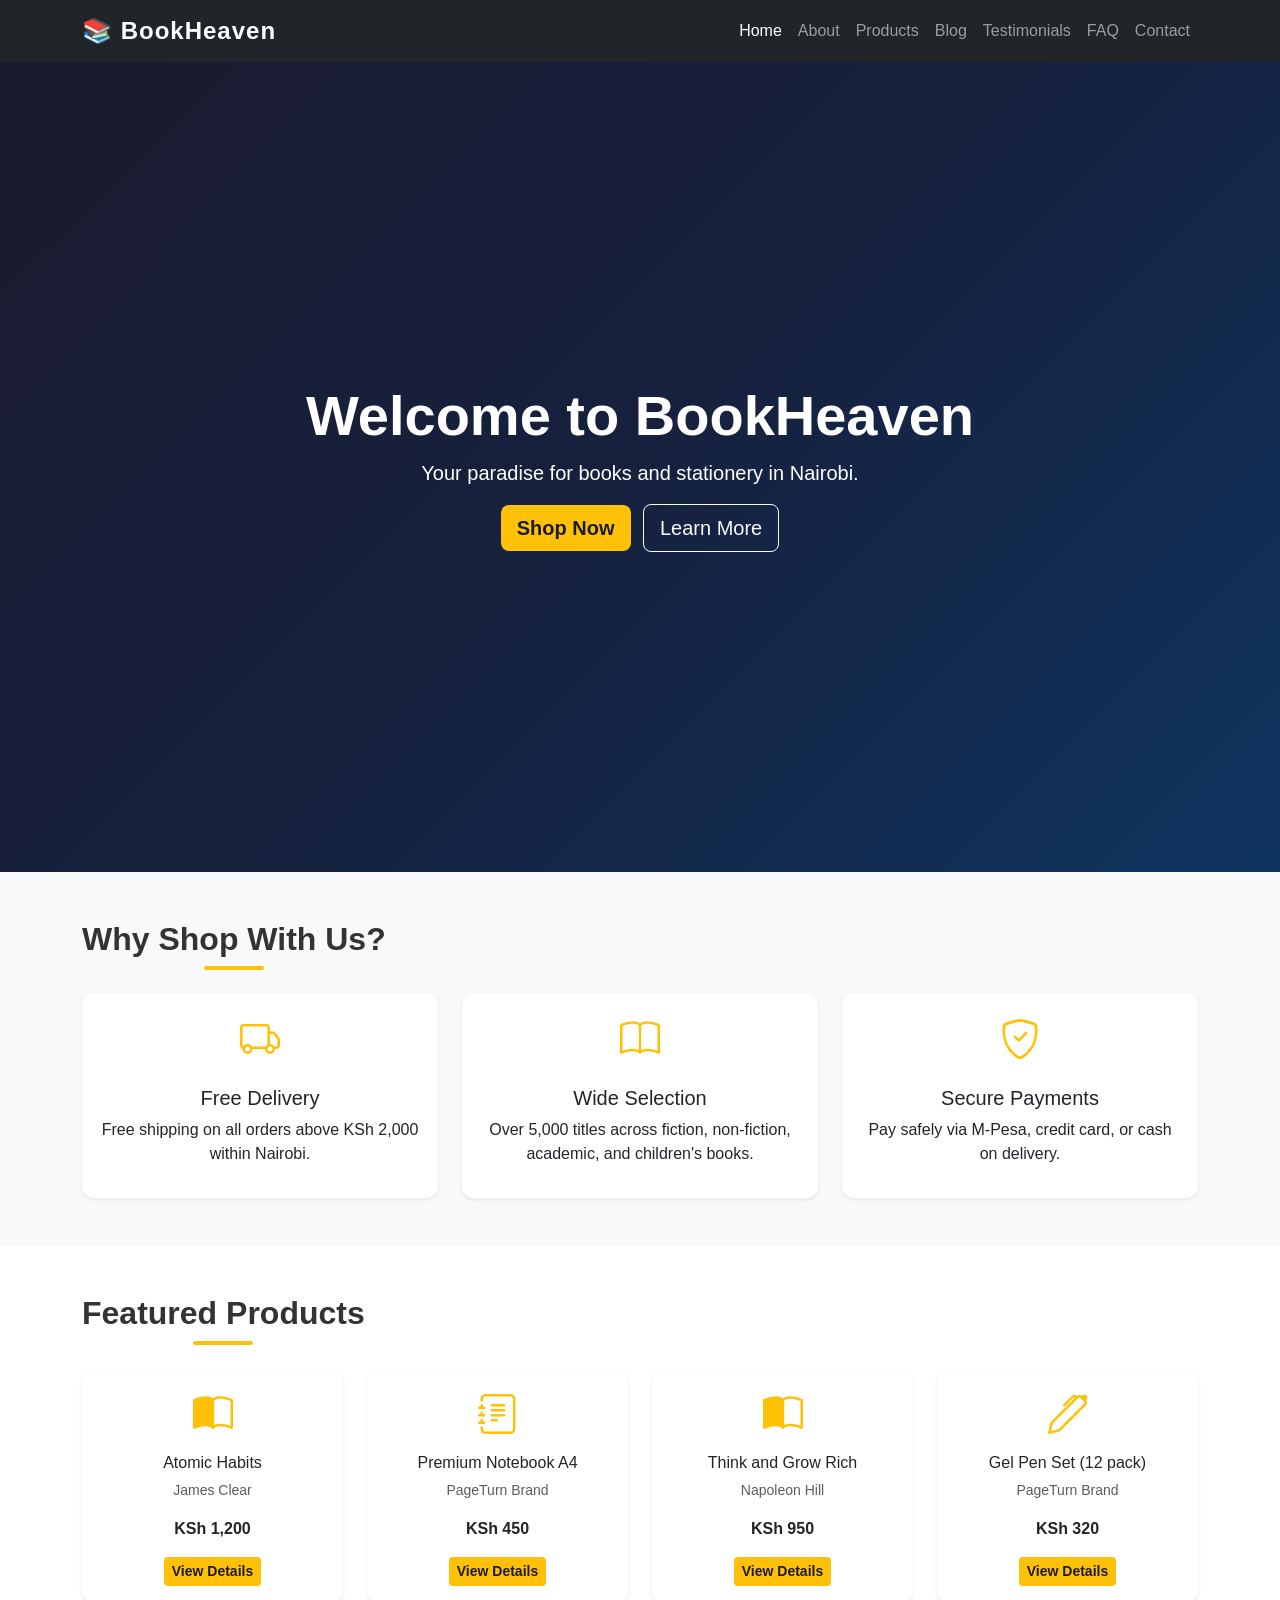
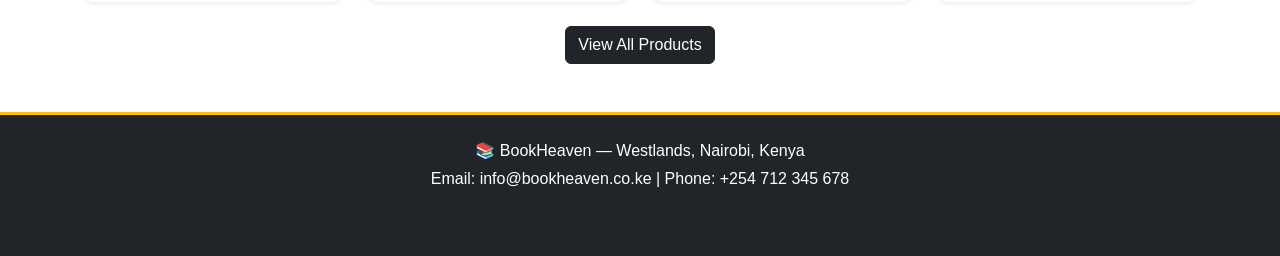
<file: index.html>
<!DOCTYPE html>
<html lang="en">
<head>
  <meta charset="UTF-8" />
  <meta name="viewport" content="width=device-width, initial-scale=1.0" />
  <title>BookHeaven - Books & Stationery</title>
  <link href="https://cdn.jsdelivr.net/npm/bootstrap@5.3.0/dist/css/bootstrap.min.css" rel="stylesheet" />
  <link href="https://cdn.jsdelivr.net/npm/bootstrap-icons@1.10.5/font/bootstrap-icons.css" rel="stylesheet" />
  <link rel="stylesheet" href="css/style.css" />
</head>
<body>

  <!-- NAVBAR -->
  <nav class="navbar navbar-expand-lg navbar-dark bg-dark sticky-top">
    <div class="container">
      <a class="navbar-brand fw-bold" href="index.html">📚 BookHeaven</a>
     <button class="navbar-toggler" title="Toggle navigation" type="button" data-bs-toggle="collapse" data-bs-target="#navMenu">
        <span class="navbar-toggler-icon"></span>
      </button>
      <div class="collapse navbar-collapse" id="navMenu">
        <ul class="navbar-nav ms-auto">
          <li class="nav-item"><a class="nav-link active" href="index.html">Home</a></li>
          <li class="nav-item"><a class="nav-link" href="about.html">About</a></li>
          <li class="nav-item"><a class="nav-link" href="products.html">Products</a></li>
          <li class="nav-item"><a class="nav-link" href="blog.html">Blog</a></li>
          <li class="nav-item"><a class="nav-link" href="testimonials.html">Testimonials</a></li>
          <li class="nav-item"><a class="nav-link" href="faq.html">FAQ</a></li>
          <li class="nav-item"><a class="nav-link" href="contact.html">Contact</a></li>
        </ul>
      </div>
    </div>
  </nav>

  <!-- HERO SECTION -->
  <section class="hero-section text-white text-center d-flex align-items-center">
    <div class="container">
      <h1 class="display-4 fw-bold">Welcome to BookHeaven</h1>
      <p class="lead">Your paradise for books and stationery in Nairobi.</p>
      <a href="products.html" class="btn btn-warning btn-lg me-2">Shop Now</a>
      <a href="about.html" class="btn btn-outline-light btn-lg">Learn More</a>
    </div>
  </section>

  <!-- FEATURES SECTION -->
  <section class="py-5 bg-light">
    <div class="container">
      <h2 class="text-center fw-bold mb-4">Why Shop With Us?</h2>
      <div class="row g-4 text-center">
        <div class="col-md-4">
          <div class="card h-100 shadow-sm p-3">
            <i class="bi bi-truck fs-1 text-warning"></i>
            <h5 class="mt-3">Free Delivery</h5>
            <p>Free shipping on all orders above KSh 2,000 within Nairobi.</p>
          </div>
        </div>
        <div class="col-md-4">
          <div class="card h-100 shadow-sm p-3">
            <i class="bi bi-book fs-1 text-warning"></i>
            <h5 class="mt-3">Wide Selection</h5>
            <p>Over 5,000 titles across fiction, non-fiction, academic, and children's books.</p>
          </div>
        </div>
        <div class="col-md-4">
          <div class="card h-100 shadow-sm p-3">
            <i class="bi bi-shield-check fs-1 text-warning"></i>
            <h5 class="mt-3">Secure Payments</h5>
            <p>Pay safely via M-Pesa, credit card, or cash on delivery.</p>
          </div>
        </div>
      </div>
    </div>
  </section>

  <!-- FEATURED PRODUCTS -->
  <section class="py-5">
    <div class="container">
      <h2 class="text-center fw-bold mb-4">Featured Products</h2>
      <div class="row g-4">
        <div class="col-md-3">
          <div class="card h-100 shadow-sm">
            <div class="card-body text-center">
              <i class="bi bi-book-half fs-1 text-warning"></i>
              <h6 class="mt-2">Atomic Habits</h6>
              <p class="text-muted small">James Clear</p>
              <p class="fw-bold">KSh 1,200</p>
              <a href="product-detail.html" class="btn btn-warning btn-sm">View Details</a>
            </div>
          </div>
        </div>
        <div class="col-md-3">
          <div class="card h-100 shadow-sm">
            <div class="card-body text-center">
              <i class="bi bi-journal-text fs-1 text-warning"></i>
              <h6 class="mt-2">Premium Notebook A4</h6>
              <p class="text-muted small">PageTurn Brand</p>
              <p class="fw-bold">KSh 450</p>
              <a href="product-detail.html" class="btn btn-warning btn-sm">View Details</a>
            </div>
          </div>
        </div>
        <div class="col-md-3">
          <div class="card h-100 shadow-sm">
            <div class="card-body text-center">
              <i class="bi bi-book-half fs-1 text-warning"></i>
              <h6 class="mt-2">Think and Grow Rich</h6>
              <p class="text-muted small">Napoleon Hill</p>
              <p class="fw-bold">KSh 950</p>
              <a href="product-detail.html" class="btn btn-warning btn-sm">View Details</a>
            </div>
          </div>
        </div>
        <div class="col-md-3">
          <div class="card h-100 shadow-sm">
            <div class="card-body text-center">
              <i class="bi bi-pen fs-1 text-warning"></i>
              <h6 class="mt-2">Gel Pen Set (12 pack)</h6>
              <p class="text-muted small">PageTurn Brand</p>
              <p class="fw-bold">KSh 320</p>
              <a href="product-detail.html" class="btn btn-warning btn-sm">View Details</a>
            </div>
          </div>
        </div>
      </div>
      <div class="text-center mt-4">
        <a href="products.html" class="btn btn-dark">View All Products</a>
      </div>
    </div>
  </section>

  <!-- FOOTER -->
  <footer class="bg-dark text-white py-4">
    <div class="container text-center">
      <p class="mb-1">📚 BookHeaven — Westlands, Nairobi, Kenya</p>
      <p class="mb-1">Email: info@bookheaven.co.ke | Phone: +254 712 345 678</p>
      <p class="small text-muted">© 2026 BookHeaven. All rights reserved.</p>
    </div>
  </footer>

  <script src="https://cdn.jsdelivr.net/npm/bootstrap@5.3.0/dist/js/bootstrap.bundle.min.js"></script>
  <script src="js/main.js"></script>
</body>
</html>
</file>
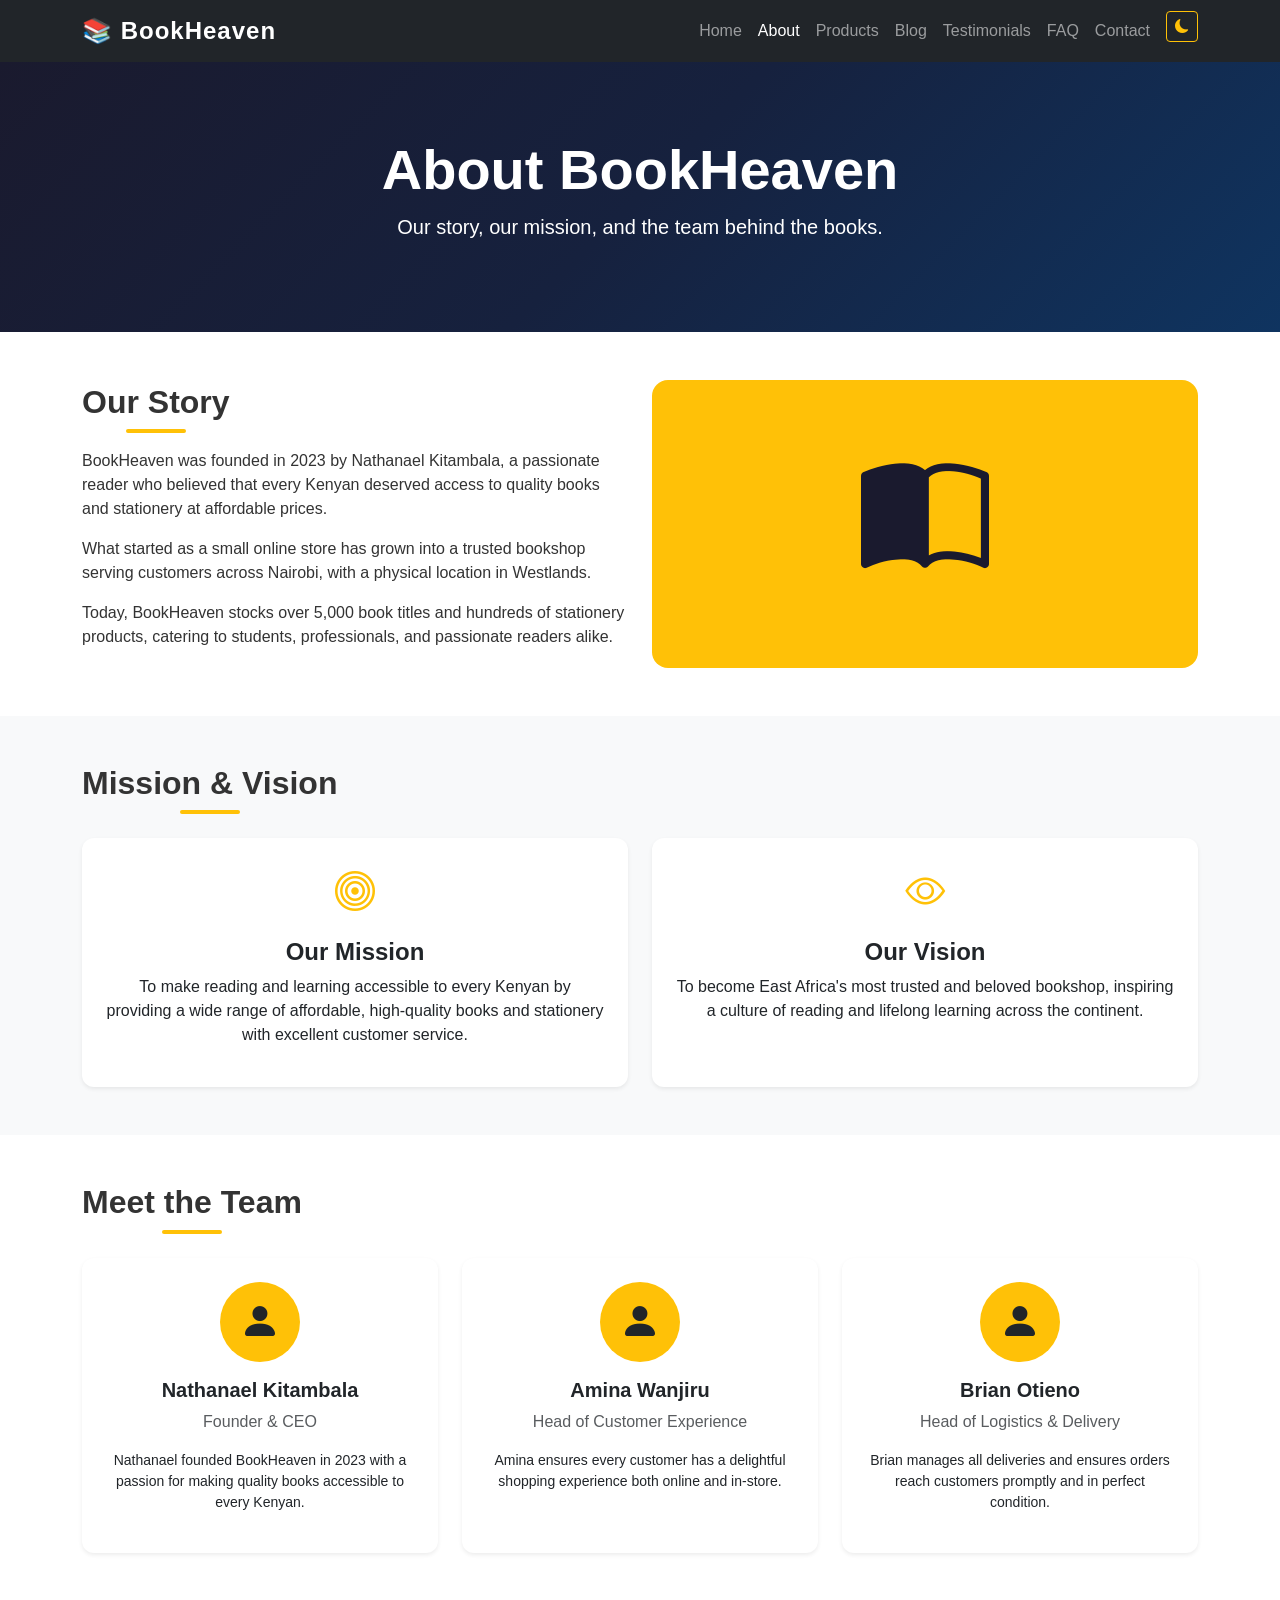
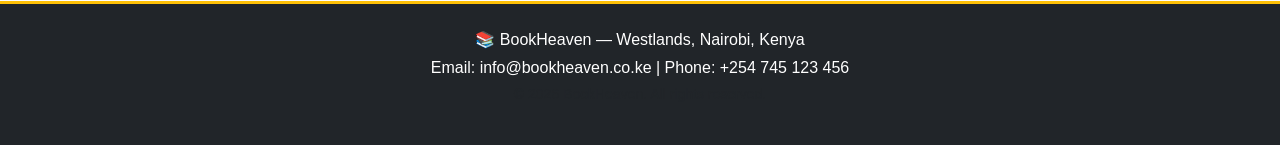
<file: about.html>
<!DOCTYPE html>
<html lang="en">
<head>
    <meta charset="UTF-8">
    <meta name="viewport" content="width=device-width, initial-scale=1.0">
    <title>About Us</title>
    <link href="https://cdn.jsdelivr.net/npm/bootstrap@5.3.0/dist/css/bootstrap.min.css" rel="stylesheet" />
    <link href="https://cdn.jsdelivr.net/npm/bootstrap-icons@1.10.5/font/bootstrap-icons.css" rel="stylesheet" />
    <link rel="stylesheet" href="css/style.css" />
</head>
<body>
    
    <!-- NAVBAR -->
    <nav class="navbar navbar-expand-lg navbar-dark bg-dark sticky-top">
        <div class="container">
          <a class="navbar-brand fw-bold" href="index.html">📚 BookHeaven</a>
         <button class="navbar-toggler" title="Toggle navigation" type="button" data-bs-toggle="collapse" data-bs-target="#navMenu">
            <span class="navbar-toggler-icon"></span>
          </button>
          <div class="collapse navbar-collapse" id="navMenu">
            <ul class="navbar-nav ms-auto">
              <li class="nav-item"><a class="nav-link" href="index.html">Home</a></li>
              <li class="nav-item"><a class="nav-link active" href="about.html">About</a></li>
              <li class="nav-item"><a class="nav-link" href="products.html">Products</a></li>
              <li class="nav-item"><a class="nav-link" href="blog.html">Blog</a></li>
              <li class="nav-item"><a class="nav-link" href="testimonials.html">Testimonials</a></li>
              <li class="nav-item"><a class="nav-link" href="faq.html">FAQ</a></li>
              <li class="nav-item"><a class="nav-link" href="contact.html">Contact</a></li>
              <li class="nav-item ms-2">
              <button class="btn btn-outline-warning btn-sm" id="darkModeToggle" title="Toggle dark mode" onclick="toggleDarkMode()">
              <i class="bi bi-moon-fill" id="darkModeIcon"></i>
              </button>
              </li>
            </ul>
          </div>
        </div>
      </nav>
    <! --PAGE HEADER -->
    <section class="page-header text-white text-center py-5">
        <div class="container">
            <h1 class="display-4 fw-bold">About BookHeaven</h1>
            <p class="lead">Our story, our mission, and the team behind the books.</p>
        </div>
    </section>
    
    <!-- OUR STORY -->
  <section class="py-5">
    <div class="container">
      <div class="row align-items-center g-4">
        <div class="col-md-6">
          <h2 class="fw-bold mb-3">Our Story</h2>
          <p>BookHeaven was founded in 2023 by Nathanael Kitambala, a passionate reader who believed that every Kenyan deserved access to quality books and stationery at affordable prices.</p>
          <p>What started as a small online store has grown into a trusted bookshop serving customers across Nairobi, with a physical location in Westlands.</p>
          <p>Today, BookHeaven stocks over 5,000 book titles and hundreds of stationery products, catering to students, professionals, and passionate readers alike.</p>
        </div>
        <div class="col-md-6 text-center">
          <div class="bg-warning rounded-4 p-5">
            <i class="bi bi-book-half story-icon"></i>
          </div>
        </div>
      </div>
    </div>
  </section>
  
  <!-- MISSION & VISION -->
  <section class="py-5 bg-light">
    <div class="container">
      <h2 class="text-center fw-bold mb-4">Mission & Vision</h2>
      <div class="row g-4 text-center">
        <div class="col-md-6">
          <div class="card h-100 shadow-sm p-4">
            <i class="bi bi-bullseye fs-1 text-warning"></i>
            <h4 class="mt-3 fw-bold">Our Mission</h4>
            <p>To make reading and learning accessible to every Kenyan by providing a wide range of affordable, high-quality books and stationery with excellent customer service.</p>
          </div>
        </div>
        <div class="col-md-6">
          <div class="card h-100 shadow-sm p-4">
            <i class="bi bi-eye fs-1 text-warning"></i>
            <h4 class="mt-3 fw-bold">Our Vision</h4>
            <p>To become East Africa's most trusted and beloved bookshop, inspiring a culture of reading and lifelong learning across the continent.</p>
          </div>
        </div>
      </div>
    </div>
  </section>

  <!-- TEAM SECTION -->
  <section class="py-5">
    <div class="container">
      <h2 class="text-center fw-bold mb-4">Meet the Team</h2>
      <div class="row g-4 text-center">
        <div class="col-md-4">
          <div class="card h-100 shadow-sm p-4">
            <div class="bg-warning rounded-circle mx-auto mb-3 d-flex align-items-center justify-content-center team-avatar">
              <i class="bi bi-person-fill fs-1 text-dark"></i>
            </div>
            <h5 class="fw-bold">Nathanael Kitambala</h5>
            <p class="text-muted">Founder & CEO</p>
            <p class="small">Nathanael founded BookHeaven in 2023 with a passion for making quality books accessible to every Kenyan.</p>
          </div>
        </div>
        <div class="col-md-4">
          <div class="card h-100 shadow-sm p-4">
            <div class="bg-warning rounded-circle mx-auto mb-3 d-flex align-items-center justify-content-center team-avatar">
              <i class="bi bi-person-fill fs-1 text-dark"></i>
            </div>
            <h5 class="fw-bold">Amina Wanjiru</h5>
            <p class="text-muted">Head of Customer Experience</p>
            <p class="small">Amina ensures every customer has a delightful shopping experience both online and in-store.</p>
          </div>
        </div>
        <div class="col-md-4">
          <div class="card h-100 shadow-sm p-4">
            <div class="bg-warning rounded-circle mx-auto mb-3 d-flex align-items-center justify-content-center team-avatar">
              <i class="bi bi-person-fill fs-1 text-dark"></i>
            </div>
            <h5 class="fw-bold">Brian Otieno</h5>
            <p class="text-muted">Head of Logistics & Delivery</p>
            <p class="small">Brian manages all deliveries and ensures orders reach customers promptly and in perfect condition.</p>
          </div>
        </div>
      </div>
    </div>
  </section>

<!-- FOOTER -->
  <footer class="bg-dark text-white py-4">
    <div class="container text-center">
      <p class="mb-1">📚 BookHeaven — Westlands, Nairobi, Kenya</p>
      <p class="mb-1">Email: info@bookheaven.co.ke | Phone: +254 745 123 456</p>
      <p class="small text-muted">© 2026 BookHeaven. All rights reserved.</p>
    </div>
  </footer>

  <script src="https://cdn.jsdelivr.net/npm/bootstrap@5.3.0/dist/js/bootstrap.bundle.min.js"></script>
  <script src="js/main.js"></script>
</body>
</html>
</file>
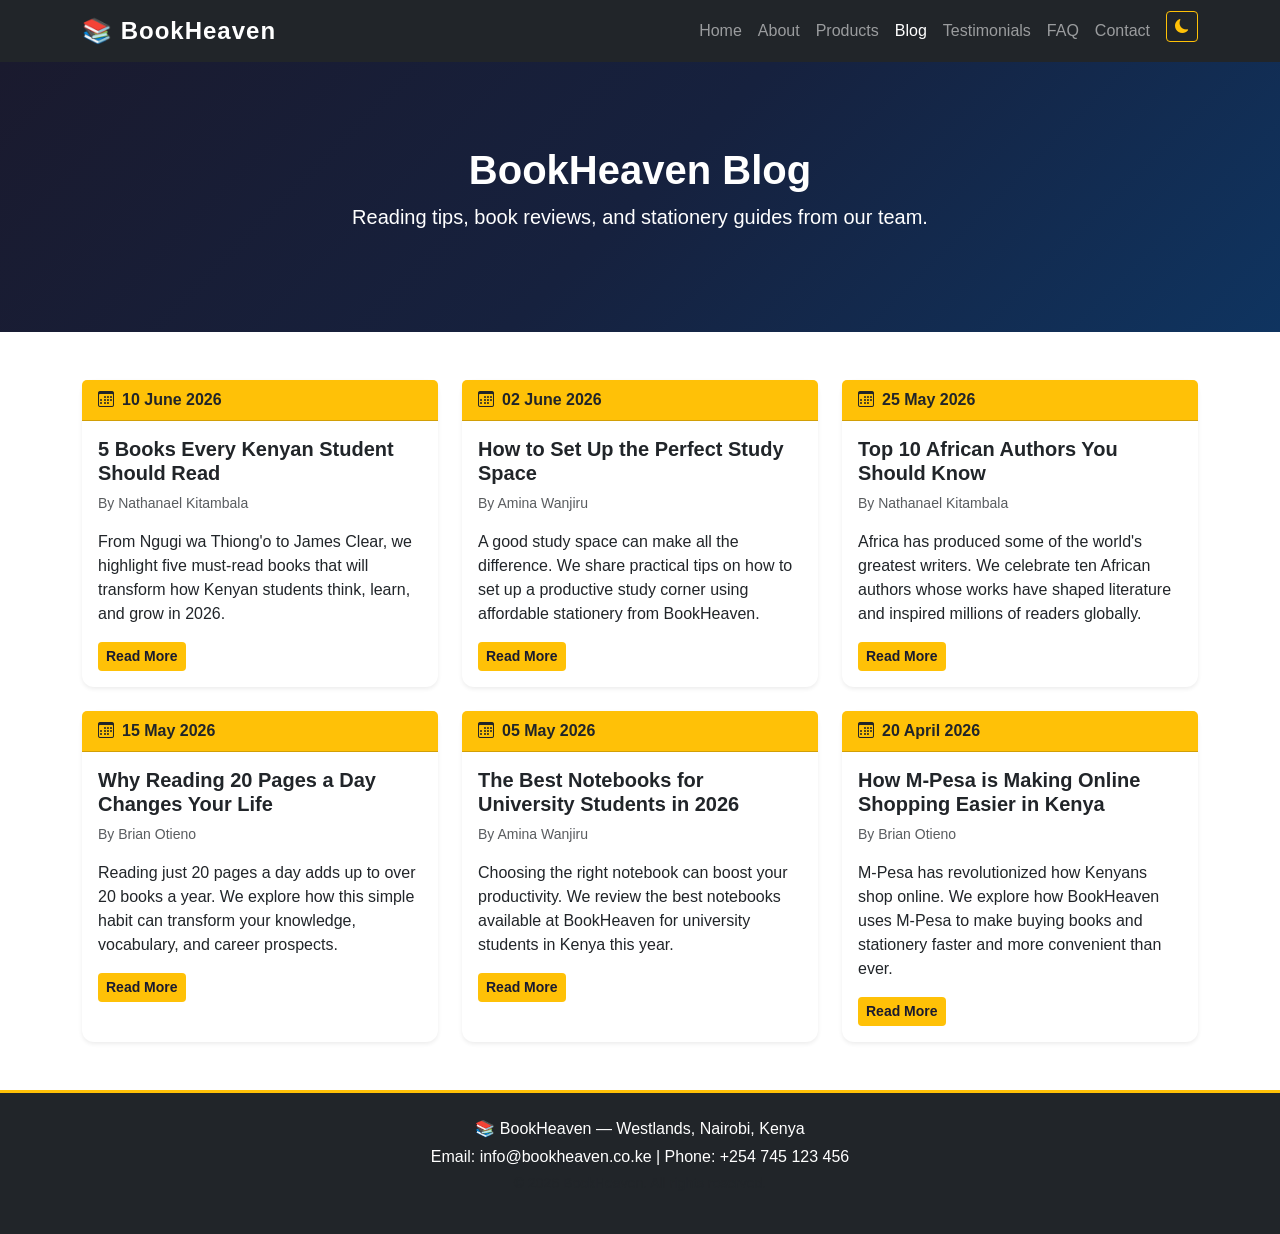
<file: blog.html>
<!DOCTYPE html>
<html lang="en">
<head>
  <meta charset="UTF-8" />
  <meta name="viewport" content="width=device-width, initial-scale=1.0" />
  <title>Blog - BookHeaven</title>
  <link href="https://cdn.jsdelivr.net/npm/bootstrap@5.3.0/dist/css/bootstrap.min.css" rel="stylesheet" />
  <link href="https://cdn.jsdelivr.net/npm/bootstrap-icons@1.10.5/font/bootstrap-icons.css" rel="stylesheet" />
  <link rel="stylesheet" href="css/style.css" />
</head>
<body>

  <!-- NAVBAR -->
  <nav class="navbar navbar-expand-lg navbar-dark bg-dark sticky-top">
    <div class="container">
      <a class="navbar-brand fw-bold" href="index.html">📚 BookHeaven</a>
      <button class="navbar-toggler" title="Toggle navigation" type="button" data-bs-toggle="collapse" data-bs-target="#navMenu">
        <span class="navbar-toggler-icon"></span>
      </button>
      <div class="collapse navbar-collapse" id="navMenu">
        <ul class="navbar-nav ms-auto">
          <li class="nav-item"><a class="nav-link" href="index.html">Home</a></li>
          <li class="nav-item"><a class="nav-link" href="about.html">About</a></li>
          <li class="nav-item"><a class="nav-link" href="products.html">Products</a></li>
          <li class="nav-item"><a class="nav-link active" href="blog.html">Blog</a></li>
          <li class="nav-item"><a class="nav-link" href="testimonials.html">Testimonials</a></li>
          <li class="nav-item"><a class="nav-link" href="faq.html">FAQ</a></li>
          <li class="nav-item"><a class="nav-link" href="contact.html">Contact</a></li>
          <li class="nav-item ms-2">
            <button class="btn btn-outline-warning btn-sm" id="darkModeToggle" title="Toggle dark mode" onclick="toggleDarkMode()">
              <i class="bi bi-moon-fill" id="darkModeIcon"></i>
            </button>
          </li>
        </ul>
      </div>
    </div>
  </nav>

  <!-- PAGE HEADER -->
  <section class="page-header text-white text-center py-5">
    <div class="container">
      <h1 class="fw-bold">BookHeaven Blog</h1>
      <p class="lead">Reading tips, book reviews, and stationery guides from our team.</p>
    </div>
  </section>

  <!-- BLOG POSTS -->
  <section class="py-5">
    <div class="container">
      <div class="row g-4">

        <!-- POST 1 -->
        <div class="col-md-4">
          <div class="card h-100 shadow-sm">
            <div class="card-header bg-warning text-dark fw-bold">
              <i class="bi bi-calendar3 me-2"></i>10 June 2026
            </div>
            <div class="card-body">
              <h5 class="fw-bold">5 Books Every Kenyan Student Should Read</h5>
              <p class="text-muted small">By Nathanael Kitambala</p>
              <p>From Ngugi wa Thiong'o to James Clear, we highlight five must-read books that will transform how Kenyan students think, learn, and grow in 2026.</p>
              <a href="#" class="btn btn-warning btn-sm">Read More</a>
            </div>
          </div>
        </div>

        <!-- POST 2 -->
        <div class="col-md-4">
          <div class="card h-100 shadow-sm">
            <div class="card-header bg-warning text-dark fw-bold">
              <i class="bi bi-calendar3 me-2"></i>02 June 2026
            </div>
            <div class="card-body">
              <h5 class="fw-bold">How to Set Up the Perfect Study Space</h5>
              <p class="text-muted small">By Amina Wanjiru</p>
              <p>A good study space can make all the difference. We share practical tips on how to set up a productive study corner using affordable stationery from BookHeaven.</p>
              <a href="#" class="btn btn-warning btn-sm">Read More</a>
            </div>
          </div>
        </div>

        <!-- POST 3 -->
        <div class="col-md-4">
          <div class="card h-100 shadow-sm">
            <div class="card-header bg-warning text-dark fw-bold">
              <i class="bi bi-calendar3 me-2"></i>25 May 2026
            </div>
            <div class="card-body">
              <h5 class="fw-bold">Top 10 African Authors You Should Know</h5>
              <p class="text-muted small">By Nathanael Kitambala</p>
              <p>Africa has produced some of the world's greatest writers. We celebrate ten African authors whose works have shaped literature and inspired millions of readers globally.</p>
              <a href="#" class="btn btn-warning btn-sm">Read More</a>
            </div>
          </div>
        </div>

        <!-- POST 4 -->
        <div class="col-md-4">
          <div class="card h-100 shadow-sm">
            <div class="card-header bg-warning text-dark fw-bold">
              <i class="bi bi-calendar3 me-2"></i>15 May 2026
            </div>
            <div class="card-body">
              <h5 class="fw-bold">Why Reading 20 Pages a Day Changes Your Life</h5>
              <p class="text-muted small">By Brian Otieno</p>
              <p>Reading just 20 pages a day adds up to over 20 books a year. We explore how this simple habit can transform your knowledge, vocabulary, and career prospects.</p>
              <a href="#" class="btn btn-warning btn-sm">Read More</a>
            </div>
          </div>
        </div>

        <!-- POST 5 -->
        <div class="col-md-4">
          <div class="card h-100 shadow-sm">
            <div class="card-header bg-warning text-dark fw-bold">
              <i class="bi bi-calendar3 me-2"></i>05 May 2026
            </div>
            <div class="card-body">
              <h5 class="fw-bold">The Best Notebooks for University Students in 2026</h5>
              <p class="text-muted small">By Amina Wanjiru</p>
              <p>Choosing the right notebook can boost your productivity. We review the best notebooks available at BookHeaven for university students in Kenya this year.</p>
              <a href="#" class="btn btn-warning btn-sm">Read More</a>
            </div>
          </div>
        </div>

        <!-- POST 6 -->
        <div class="col-md-4">
          <div class="card h-100 shadow-sm">
            <div class="card-header bg-warning text-dark fw-bold">
              <i class="bi bi-calendar3 me-2"></i>20 April 2026
            </div>
            <div class="card-body">
              <h5 class="fw-bold">How M-Pesa is Making Online Shopping Easier in Kenya</h5>
              <p class="text-muted small">By Brian Otieno</p>
              <p>M-Pesa has revolutionized how Kenyans shop online. We explore how BookHeaven uses M-Pesa to make buying books and stationery faster and more convenient than ever.</p>
              <a href="#" class="btn btn-warning btn-sm">Read More</a>
            </div>
          </div>
        </div>

      </div>
    </div>
  </section>

  <!-- FOOTER -->
  <footer class="bg-dark text-white py-4">
    <div class="container text-center">
      <p class="mb-1">📚 BookHeaven — Westlands, Nairobi, Kenya</p>
      <p class="mb-1">Email: info@bookheaven.co.ke | Phone: +254 745 123 456</p>
      <p class="small text-muted">© 2026 BookHeaven. All rights reserved.</p>
    </div>
  </footer>

  <script src="https://cdn.jsdelivr.net/npm/bootstrap@5.3.0/dist/js/bootstrap.bundle.min.js"></script>
  <script src="js/main.js"></script>
</body>
</html>
</file>
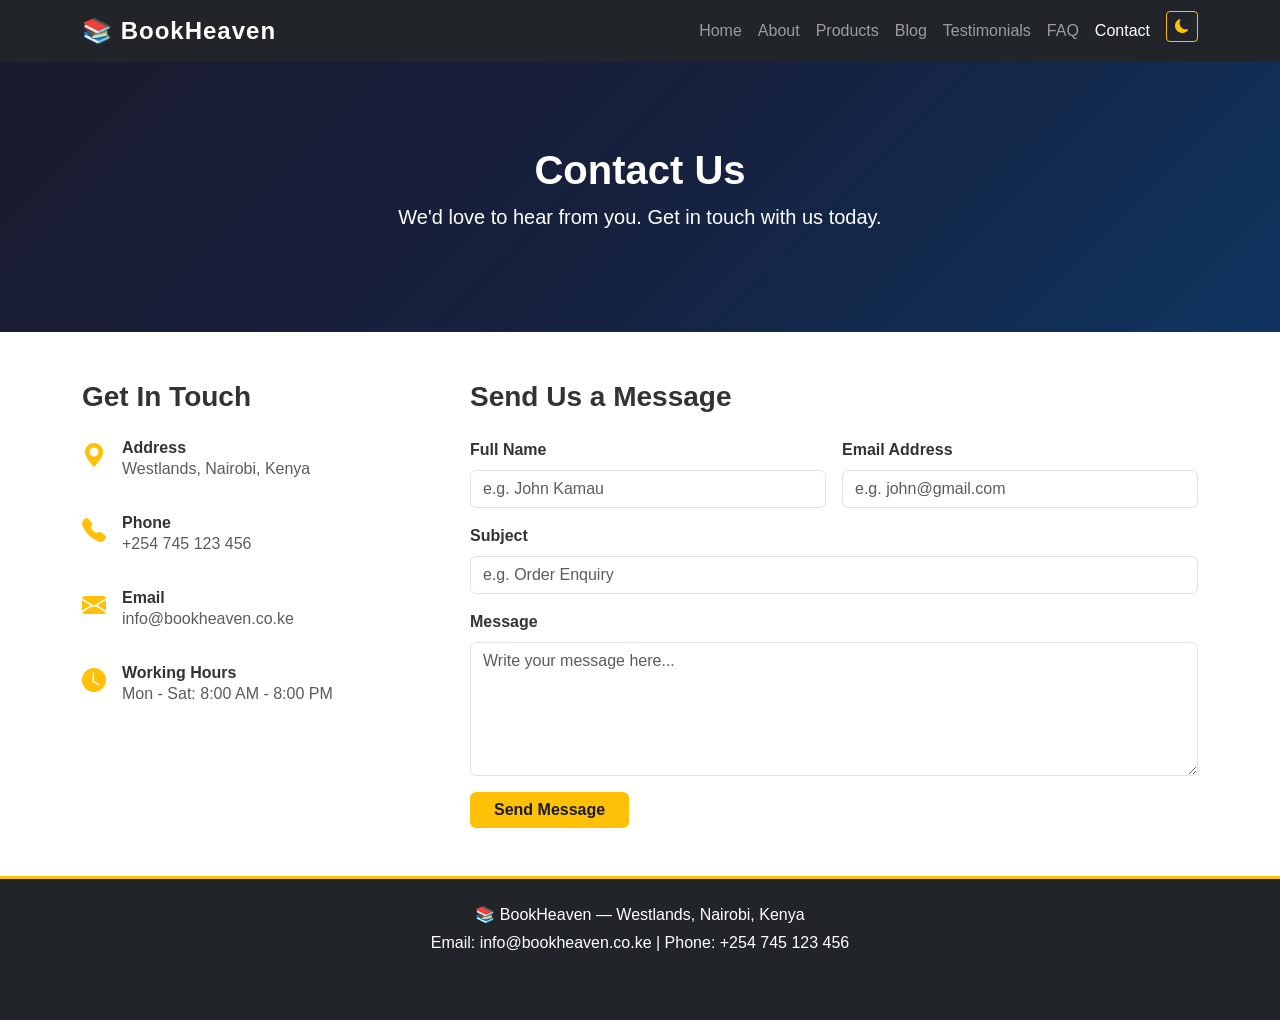
<file: contact.html>
<!DOCTYPE html>
<html lang="en">
<head>
  <meta charset="UTF-8" />
  <meta name="viewport" content="width=device-width, initial-scale=1.0" />
  <title>Contact Us - BookHeaven</title>
  <link href="https://cdn.jsdelivr.net/npm/bootstrap@5.3.0/dist/css/bootstrap.min.css" rel="stylesheet" />
  <link href="https://cdn.jsdelivr.net/npm/bootstrap-icons@1.10.5/font/bootstrap-icons.css" rel="stylesheet" />
  <link rel="stylesheet" href="css/style.css" />
</head>
<body>

  <!-- NAVBAR -->
  <nav class="navbar navbar-expand-lg navbar-dark bg-dark sticky-top">
    <div class="container">
      <a class="navbar-brand fw-bold" href="index.html">📚 BookHeaven</a>
      <button class="navbar-toggler" title="Toggle navigation" type="button" data-bs-toggle="collapse" data-bs-target="#navMenu">
        <span class="navbar-toggler-icon"></span>
      </button>
      <div class="collapse navbar-collapse" id="navMenu">
        <ul class="navbar-nav ms-auto">
          <li class="nav-item"><a class="nav-link" href="index.html">Home</a></li>
          <li class="nav-item"><a class="nav-link" href="about.html">About</a></li>
          <li class="nav-item"><a class="nav-link" href="products.html">Products</a></li>
          <li class="nav-item"><a class="nav-link" href="blog.html">Blog</a></li>
          <li class="nav-item"><a class="nav-link" href="testimonials.html">Testimonials</a></li>
          <li class="nav-item"><a class="nav-link" href="faq.html">FAQ</a></li>
          <li class="nav-item"><a class="nav-link active" href="contact.html">Contact</a></li>
          <li class="nav-item ms-2">
            <button class="btn btn-outline-warning btn-sm" id="darkModeToggle" title="Toggle dark mode" onclick="toggleDarkMode()">
              <i class="bi bi-moon-fill" id="darkModeIcon"></i>
            </button>
          </li>
        </ul>
      </div>
    </div>
  </nav>

  <!-- PAGE HEADER -->
  <section class="page-header text-white text-center py-5">
    <div class="container">
      <h1 class="fw-bold">Contact Us</h1>
      <p class="lead">We'd love to hear from you. Get in touch with us today.</p>
    </div>
  </section>

  <!-- CONTACT SECTION -->
  <section class="py-5">
    <div class="container">
      <div class="row g-5">

        <!-- CONTACT INFORMATION -->
        <div class="col-md-4">
          <h3 class="fw-bold mb-4">Get In Touch</h3>
          <div class="d-flex align-items-start mb-3">
            <i class="bi bi-geo-alt-fill text-warning fs-4 me-3"></i>
            <div>
              <h6 class="fw-bold mb-0">Address</h6>
              <p class="text-muted">Westlands, Nairobi, Kenya</p>
            </div>
          </div>
          <div class="d-flex align-items-start mb-3">
            <i class="bi bi-telephone-fill text-warning fs-4 me-3"></i>
            <div>
              <h6 class="fw-bold mb-0">Phone</h6>
              <p class="text-muted">+254 745 123 456</p>
            </div>
          </div>
          <div class="d-flex align-items-start mb-3">
            <i class="bi bi-envelope-fill text-warning fs-4 me-3"></i>
            <div>
              <h6 class="fw-bold mb-0">Email</h6>
              <p class="text-muted">info@bookheaven.co.ke</p>
            </div>
          </div>
          <div class="d-flex align-items-start mb-3">
            <i class="bi bi-clock-fill text-warning fs-4 me-3"></i>
            <div>
              <h6 class="fw-bold mb-0">Working Hours</h6>
              <p class="text-muted">Mon - Sat: 8:00 AM - 8:00 PM</p>
            </div>
          </div>
        </div>

        <!-- CONTACT FORM -->
        <div class="col-md-8">
          <h3 class="fw-bold mb-4">Send Us a Message</h3>
          <div id="successMessage" class="alert alert-success d-none">
            ✅ Thank you! Your message has been sent successfully.
          </div>
          <div id="contactForm">
            <div class="row g-3">
              <div class="col-md-6">
                <label class="form-label fw-bold">Full Name</label>
                <input type="text" id="fullName" class="form-control" placeholder="e.g. John Kamau" />
                <small id="nameError" class="text-danger d-none">Please enter your full name.</small>
              </div>
              <div class="col-md-6">
                <label class="form-label fw-bold">Email Address</label>
                <input type="email" id="emailAddress" class="form-control" placeholder="e.g. john@gmail.com" />
                <small id="emailError" class="text-danger d-none">Please enter a valid email address.</small>
              </div>
              <div class="col-12">
                <label class="form-label fw-bold">Subject</label>
                <input type="text" id="subject" class="form-control" placeholder="e.g. Order Enquiry" />
                <small id="subjectError" class="text-danger d-none">Please enter a subject.</small>
              </div>
              <div class="col-12">
                <label class="form-label fw-bold">Message</label>
                <textarea id="message" class="form-control" rows="5" placeholder="Write your message here..."></textarea>
                <small id="messageError" class="text-danger d-none">Please enter your message.</small>
              </div>
              <div class="col-12">
                <button class="btn btn-warning fw-bold px-4" onclick="validateForm()">Send Message</button>
              </div>
            </div>
          </div>
        </div>

      </div>
    </div>
  </section>

  <!-- FOOTER -->
  <footer class="bg-dark text-white py-4">
    <div class="container text-center">
      <p class="mb-1">📚 BookHeaven — Westlands, Nairobi, Kenya</p>
      <p class="mb-1">Email: info@bookheaven.co.ke | Phone: +254 745 123 456</p>
      <p class="small text-muted">© 2026 BookHeaven. All rights reserved.</p>
    </div>
  </footer>

  <script src="https://cdn.jsdelivr.net/npm/bootstrap@5.3.0/dist/js/bootstrap.bundle.min.js"></script>
  <script src="js/main.js"></script>
</body>
</html>
</file>
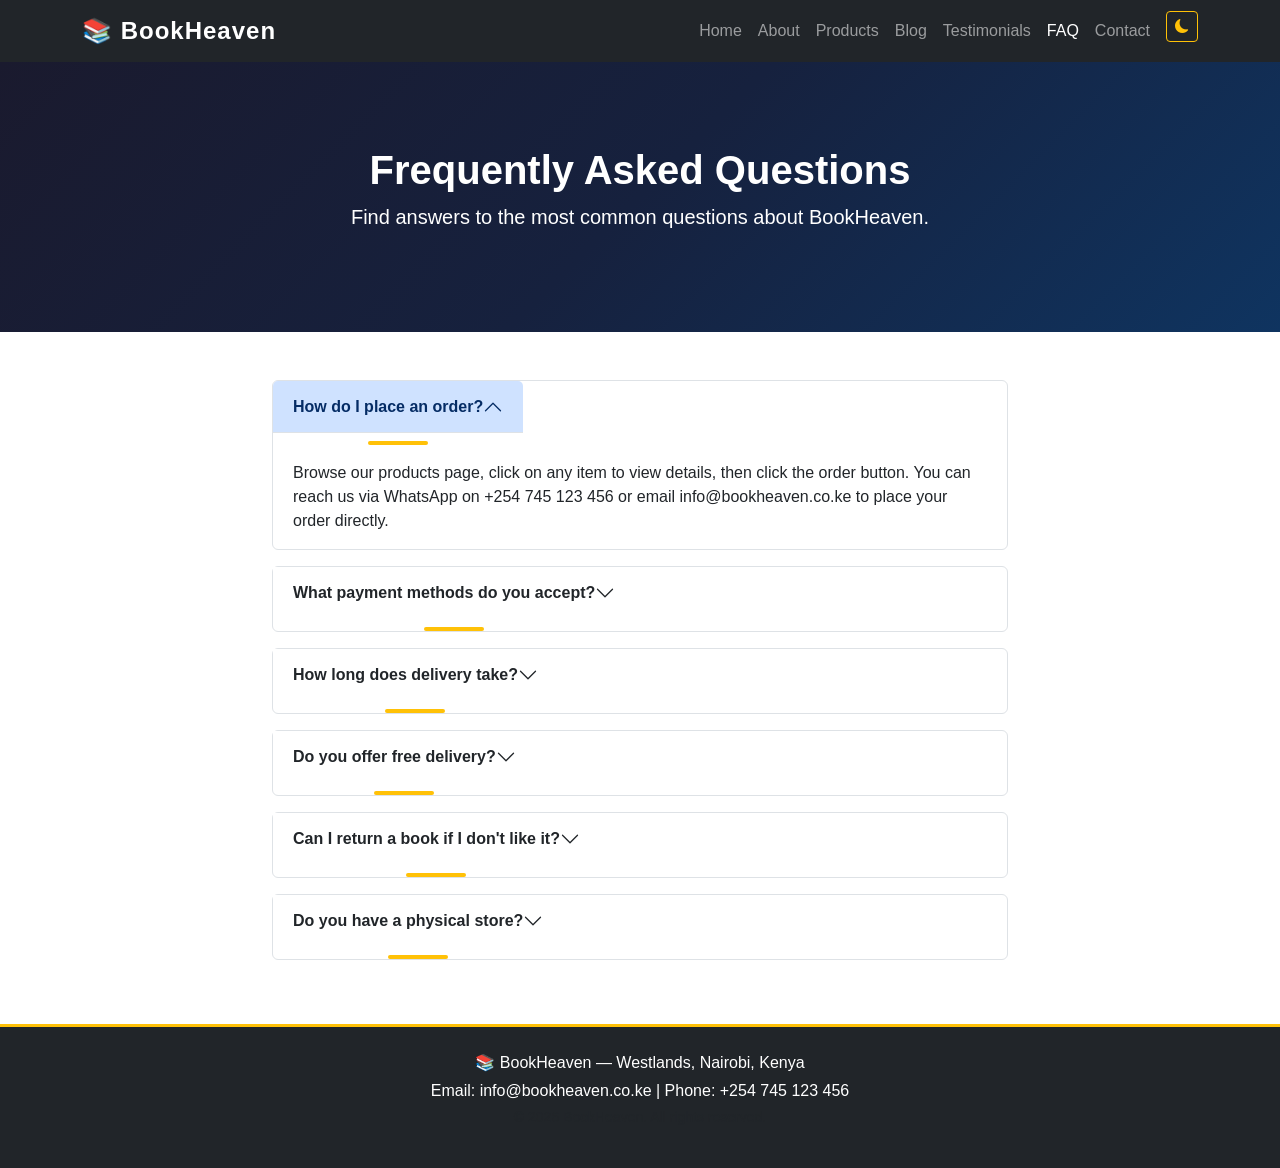
<file: faq.html>
<!DOCTYPE html>
<html lang="en">
<head>
  <meta charset="UTF-8" />
  <meta name="viewport" content="width=device-width, initial-scale=1.0" />
  <title>FAQ - BookHeaven</title>
  <link href="https://cdn.jsdelivr.net/npm/bootstrap@5.3.0/dist/css/bootstrap.min.css" rel="stylesheet" />
  <link href="https://cdn.jsdelivr.net/npm/bootstrap-icons@1.10.5/font/bootstrap-icons.css" rel="stylesheet" />
  <link rel="stylesheet" href="css/style.css" />
</head>
<body>

  <!-- NAVBAR -->
  <nav class="navbar navbar-expand-lg navbar-dark bg-dark sticky-top">
    <div class="container">
      <a class="navbar-brand fw-bold" href="index.html">📚 BookHeaven</a>
      <button class="navbar-toggler" title="Toggle navigation" type="button" data-bs-toggle="collapse" data-bs-target="#navMenu">
        <span class="navbar-toggler-icon"></span>
      </button>
      <div class="collapse navbar-collapse" id="navMenu">
        <ul class="navbar-nav ms-auto">
          <li class="nav-item"><a class="nav-link" href="index.html">Home</a></li>
          <li class="nav-item"><a class="nav-link" href="about.html">About</a></li>
          <li class="nav-item"><a class="nav-link" href="products.html">Products</a></li>
          <li class="nav-item"><a class="nav-link" href="blog.html">Blog</a></li>
          <li class="nav-item"><a class="nav-link" href="testimonials.html">Testimonials</a></li>
          <li class="nav-item"><a class="nav-link active" href="faq.html">FAQ</a></li>
          <li class="nav-item"><a class="nav-link" href="contact.html">Contact</a></li>
          <li class="nav-item ms-2">
            <button class="btn btn-outline-warning btn-sm" id="darkModeToggle" title="Toggle dark mode" onclick="toggleDarkMode()">
              <i class="bi bi-moon-fill" id="darkModeIcon"></i>
            </button>
          </li>
        </ul>
      </div>
    </div>
  </nav>

  <!-- PAGE HEADER -->
  <section class="page-header text-white text-center py-5">
    <div class="container">
      <h1 class="fw-bold">Frequently Asked Questions</h1>
      <p class="lead">Find answers to the most common questions about BookHeaven.</p>
    </div>
  </section>

  <!-- FAQ SECTION -->
  <section class="py-5">
    <div class="container">
      <div class="row justify-content-center">
        <div class="col-md-8">
          <div class="accordion" id="faqAccordion">

            <!-- QUESTION 1 -->
            <div class="accordion-item mb-3 border rounded">
              <h2 class="accordion-header">
                <button class="accordion-button fw-bold" type="button" data-bs-toggle="collapse" data-bs-target="#faq1">
                  How do I place an order?
                </button>
              </h2>
              <div id="faq1" class="accordion-collapse collapse show" data-bs-parent="#faqAccordion">
                <div class="accordion-body">
                  Browse our products page, click on any item to view details, then click the order button. You can reach us via WhatsApp on +254 745 123 456 or email info@bookheaven.co.ke to place your order directly.
                </div>
              </div>
            </div>

            <!-- QUESTION 2 -->
            <div class="accordion-item mb-3 border rounded">
              <h2 class="accordion-header">
                <button class="accordion-button collapsed fw-bold" type="button" data-bs-toggle="collapse" data-bs-target="#faq2">
                  What payment methods do you accept?
                </button>
              </h2>
              <div id="faq2" class="accordion-collapse collapse" data-bs-parent="#faqAccordion">
                <div class="accordion-body">
                  We accept M-Pesa, credit and debit cards, and cash on delivery for orders within Nairobi. M-Pesa is our most popular payment method and payments are processed instantly.
                </div>
              </div>
            </div>

            <!-- QUESTION 3 -->
            <div class="accordion-item mb-3 border rounded">
              <h2 class="accordion-header">
                <button class="accordion-button collapsed fw-bold" type="button" data-bs-toggle="collapse" data-bs-target="#faq3">
                  How long does delivery take?
                </button>
              </h2>
              <div id="faq3" class="accordion-collapse collapse" data-bs-parent="#faqAccordion">
                <div class="accordion-body">
                  Delivery within Nairobi takes 1-2 business days. Orders placed before 12:00 PM are usually delivered the same day within Westlands and CBD. Orders outside Nairobi take 2-4 business days via courier.
                </div>
              </div>
            </div>

            <!-- QUESTION 4 -->
            <div class="accordion-item mb-3 border rounded">
              <h2 class="accordion-header">
                <button class="accordion-button collapsed fw-bold" type="button" data-bs-toggle="collapse" data-bs-target="#faq4">
                  Do you offer free delivery?
                </button>
              </h2>
              <div id="faq4" class="accordion-collapse collapse" data-bs-parent="#faqAccordion">
                <div class="accordion-body">
                  Yes! We offer free delivery on all orders above KSh 2,000 within Nairobi. Orders below KSh 2,000 attract a flat delivery fee of KSh 200.
                </div>
              </div>
            </div>

            <!-- QUESTION 5 -->
            <div class="accordion-item mb-3 border rounded">
              <h2 class="accordion-header">
                <button class="accordion-button collapsed fw-bold" type="button" data-bs-toggle="collapse" data-bs-target="#faq5">
                  Can I return a book if I don't like it?
                </button>
              </h2>
              <div id="faq5" class="accordion-collapse collapse" data-bs-parent="#faqAccordion">
                <div class="accordion-body">
                  We accept returns within 7 days of purchase if the book is in its original condition — unread and undamaged. Contact us at info@bookheaven.co.ke to initiate a return.
                </div>
              </div>
            </div>

            <!-- QUESTION 6 -->
            <div class="accordion-item mb-3 border rounded">
              <h2 class="accordion-header">
                <button class="accordion-button collapsed fw-bold" type="button" data-bs-toggle="collapse" data-bs-target="#faq6">
                  Do you have a physical store?
                </button>
              </h2>
              <div id="faq6" class="accordion-collapse collapse" data-bs-parent="#faqAccordion">
                <div class="accordion-body">
                  Yes! Our physical store is located in Westlands, Nairobi. We are open Monday to Saturday from 8:00 AM to 8:00 PM. You are welcome to visit us and browse our full collection in person.
                </div>
              </div>
            </div>

          </div>
        </div>
      </div>
    </div>
  </section>

  <!-- FOOTER -->
  <footer class="bg-dark text-white py-4">
    <div class="container text-center">
      <p class="mb-1">📚 BookHeaven — Westlands, Nairobi, Kenya</p>
      <p class="mb-1">Email: info@bookheaven.co.ke | Phone: +254 745 123 456</p>
      <p class="small text-muted">© 2026 BookHeaven. All rights reserved.</p>
    </div>
  </footer>

  <script src="https://cdn.jsdelivr.net/npm/bootstrap@5.3.0/dist/js/bootstrap.bundle.min.js"></script>
  <script src="js/main.js"></script>
</body>
</html>
</file>
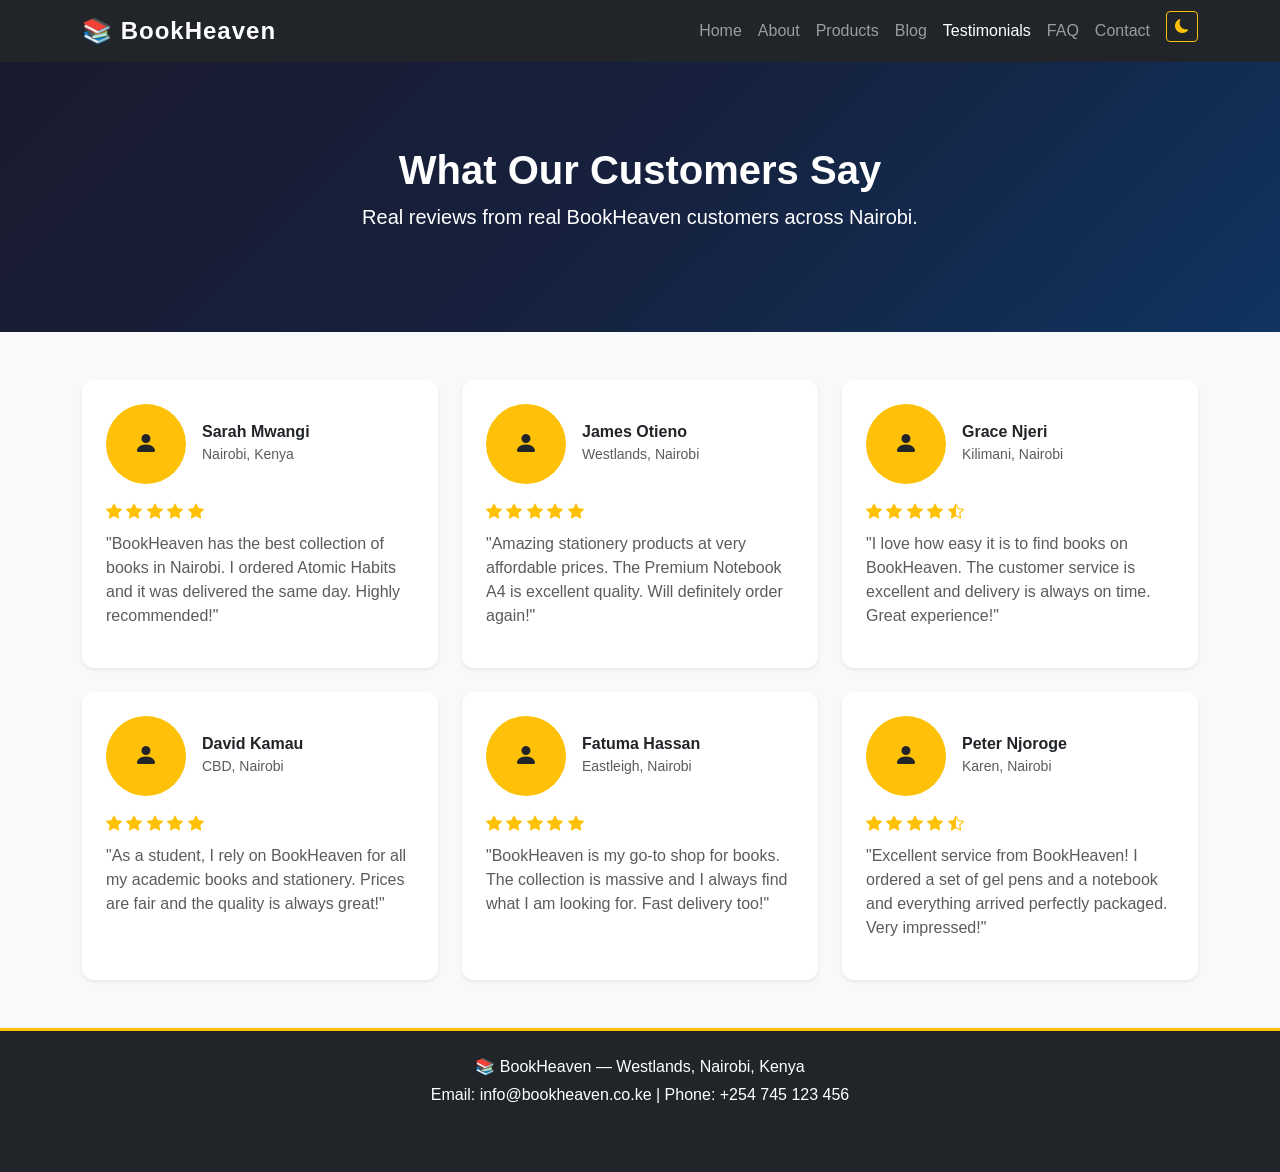
<file: testimonials.html>
<!DOCTYPE html>
<html lang="en">
<head>
  <meta charset="UTF-8" />
  <meta name="viewport" content="width=device-width, initial-scale=1.0" />
  <title>Testimonials - BookHeaven</title>
  <link href="https://cdn.jsdelivr.net/npm/bootstrap@5.3.0/dist/css/bootstrap.min.css" rel="stylesheet" />
  <link href="https://cdn.jsdelivr.net/npm/bootstrap-icons@1.10.5/font/bootstrap-icons.css" rel="stylesheet" />
  <link rel="stylesheet" href="css/style.css" />
</head>
<body>

  <!-- NAVBAR -->
  <nav class="navbar navbar-expand-lg navbar-dark bg-dark sticky-top">
    <div class="container">
      <a class="navbar-brand fw-bold" href="index.html">📚 BookHeaven</a>
      <button class="navbar-toggler" title="Toggle navigation" type="button" data-bs-toggle="collapse" data-bs-target="#navMenu">
        <span class="navbar-toggler-icon"></span>
      </button>
      <div class="collapse navbar-collapse" id="navMenu">
        <ul class="navbar-nav ms-auto">
          <li class="nav-item"><a class="nav-link" href="index.html">Home</a></li>
          <li class="nav-item"><a class="nav-link" href="about.html">About</a></li>
          <li class="nav-item"><a class="nav-link" href="products.html">Products</a></li>
          <li class="nav-item"><a class="nav-link" href="blog.html">Blog</a></li>
          <li class="nav-item"><a class="nav-link active" href="testimonials.html">Testimonials</a></li>
          <li class="nav-item"><a class="nav-link" href="faq.html">FAQ</a></li>
          <li class="nav-item"><a class="nav-link" href="contact.html">Contact</a></li>
          <li class="nav-item ms-2">
            <button class="btn btn-outline-warning btn-sm" id="darkModeToggle" title="Toggle dark mode" onclick="toggleDarkMode()">
              <i class="bi bi-moon-fill" id="darkModeIcon"></i>
            </button>
          </li>
        </ul>
      </div>
    </div>
  </nav>

  <!-- PAGE HEADER -->
  <section class="page-header text-white text-center py-5">
    <div class="container">
      <h1 class="fw-bold">What Our Customers Say</h1>
      <p class="lead">Real reviews from real BookHeaven customers across Nairobi.</p>
    </div>
  </section>

  <!-- TESTIMONIALS SECTION -->
  <section class="py-5 bg-light">
    <div class="container">
      <div class="row g-4">

        <!-- TESTIMONIAL 1 -->
        <div class="col-md-4">
          <div class="card h-100 shadow-sm p-4">
            <div class="d-flex align-items-center mb-3">
              <div class="bg-warning rounded-circle d-flex align-items-center justify-content-center team-avatar me-3">
                <i class="bi bi-person-fill fs-4 text-dark"></i>
              </div>
              <div>
                <h6 class="fw-bold mb-0">Sarah Mwangi</h6>
                <small class="text-muted">Nairobi, Kenya</small>
              </div>
            </div>
            <div class="text-warning mb-2">
              <i class="bi bi-star-fill"></i>
              <i class="bi bi-star-fill"></i>
              <i class="bi bi-star-fill"></i>
              <i class="bi bi-star-fill"></i>
              <i class="bi bi-star-fill"></i>
            </div>
            <p class="text-muted">"BookHeaven has the best collection of books in Nairobi. I ordered Atomic Habits and it was delivered the same day. Highly recommended!"</p>
          </div>
        </div>

        <!-- TESTIMONIAL 2 -->
        <div class="col-md-4">
          <div class="card h-100 shadow-sm p-4">
            <div class="d-flex align-items-center mb-3">
              <div class="bg-warning rounded-circle d-flex align-items-center justify-content-center team-avatar me-3">
                <i class="bi bi-person-fill fs-4 text-dark"></i>
              </div>
              <div>
                <h6 class="fw-bold mb-0">James Otieno</h6>
                <small class="text-muted">Westlands, Nairobi</small>
              </div>
            </div>
            <div class="text-warning mb-2">
              <i class="bi bi-star-fill"></i>
              <i class="bi bi-star-fill"></i>
              <i class="bi bi-star-fill"></i>
              <i class="bi bi-star-fill"></i>
              <i class="bi bi-star-fill"></i>
            </div>
            <p class="text-muted">"Amazing stationery products at very affordable prices. The Premium Notebook A4 is excellent quality. Will definitely order again!"</p>
          </div>
        </div>

        <!-- TESTIMONIAL 3 -->
        <div class="col-md-4">
          <div class="card h-100 shadow-sm p-4">
            <div class="d-flex align-items-center mb-3">
              <div class="bg-warning rounded-circle d-flex align-items-center justify-content-center team-avatar me-3">
                <i class="bi bi-person-fill fs-4 text-dark"></i>
              </div>
              <div>
                <h6 class="fw-bold mb-0">Grace Njeri</h6>
                <small class="text-muted">Kilimani, Nairobi</small>
              </div>
            </div>
            <div class="text-warning mb-2">
              <i class="bi bi-star-fill"></i>
              <i class="bi bi-star-fill"></i>
              <i class="bi bi-star-fill"></i>
              <i class="bi bi-star-fill"></i>
              <i class="bi bi-star-half"></i>
            </div>
            <p class="text-muted">"I love how easy it is to find books on BookHeaven. The customer service is excellent and delivery is always on time. Great experience!"</p>
          </div>
        </div>

        <!-- TESTIMONIAL 4 -->
        <div class="col-md-4">
          <div class="card h-100 shadow-sm p-4">
            <div class="d-flex align-items-center mb-3">
              <div class="bg-warning rounded-circle d-flex align-items-center justify-content-center team-avatar me-3">
                <i class="bi bi-person-fill fs-4 text-dark"></i>
              </div>
              <div>
                <h6 class="fw-bold mb-0">David Kamau</h6>
                <small class="text-muted">CBD, Nairobi</small>
              </div>
            </div>
            <div class="text-warning mb-2">
              <i class="bi bi-star-fill"></i>
              <i class="bi bi-star-fill"></i>
              <i class="bi bi-star-fill"></i>
              <i class="bi bi-star-fill"></i>
              <i class="bi bi-star-fill"></i>
            </div>
            <p class="text-muted">"As a student, I rely on BookHeaven for all my academic books and stationery. Prices are fair and the quality is always great!"</p>
          </div>
        </div>

        <!-- TESTIMONIAL 5 -->
        <div class="col-md-4">
          <div class="card h-100 shadow-sm p-4">
            <div class="d-flex align-items-center mb-3">
              <div class="bg-warning rounded-circle d-flex align-items-center justify-content-center team-avatar me-3">
                <i class="bi bi-person-fill fs-4 text-dark"></i>
              </div>
              <div>
                <h6 class="fw-bold mb-0">Fatuma Hassan</h6>
                <small class="text-muted">Eastleigh, Nairobi</small>
              </div>
            </div>
            <div class="text-warning mb-2">
              <i class="bi bi-star-fill"></i>
              <i class="bi bi-star-fill"></i>
              <i class="bi bi-star-fill"></i>
              <i class="bi bi-star-fill"></i>
              <i class="bi bi-star-fill"></i>
            </div>
            <p class="text-muted">"BookHeaven is my go-to shop for books. The collection is massive and I always find what I am looking for. Fast delivery too!"</p>
          </div>
        </div>

        <!-- TESTIMONIAL 6 -->
        <div class="col-md-4">
          <div class="card h-100 shadow-sm p-4">
            <div class="d-flex align-items-center mb-3">
              <div class="bg-warning rounded-circle d-flex align-items-center justify-content-center team-avatar me-3">
                <i class="bi bi-person-fill fs-4 text-dark"></i>
              </div>
              <div>
                <h6 class="fw-bold mb-0">Peter Njoroge</h6>
                <small class="text-muted">Karen, Nairobi</small>
              </div>
            </div>
            <div class="text-warning mb-2">
              <i class="bi bi-star-fill"></i>
              <i class="bi bi-star-fill"></i>
              <i class="bi bi-star-fill"></i>
              <i class="bi bi-star-fill"></i>
              <i class="bi bi-star-half"></i>
            </div>
            <p class="text-muted">"Excellent service from BookHeaven! I ordered a set of gel pens and a notebook and everything arrived perfectly packaged. Very impressed!"</p>
          </div>
        </div>

      </div>
    </div>
  </section>

  <!-- FOOTER -->
  <footer class="bg-dark text-white py-4">
    <div class="container text-center">
      <p class="mb-1">📚 BookHeaven — Westlands, Nairobi, Kenya</p>
      <p class="mb-1">Email: info@bookheaven.co.ke | Phone: +254 745 123 456</p>
      <p class="small text-muted">© 2026 BookHeaven. All rights reserved.</p>
    </div>
  </footer>

  <script src="https://cdn.jsdelivr.net/npm/bootstrap@5.3.0/dist/js/bootstrap.bundle.min.js"></script>
  <script src="js/main.js"></script>
</body>
</html>
</file>
<file: css/style.css>
/* ===== GLOBAL STYLES ===== */
* {
  margin: 0;
  padding: 0;
  box-sizing: border-box;
}

body {
  font-family: 'Segoe UI', Tahoma, Geneva, Verdana, sans-serif;
  color: #333;
}

/* ===== HERO SECTION ===== */
.hero-section {
  background: linear-gradient(135deg, #1a1a2e 0%, #16213e 50%, #0f3460 100%);
  min-height: 90vh;
  padding: 80px 0;
}

/* ===== NAVBAR ===== */
.navbar-brand {
  font-size: 1.5rem;
  letter-spacing: 1px;
}

.nav-link:hover {
  color: #ffc107 !important;
  transition: color 0.3s ease;
}

/* ===== CARDS ===== */
.card {
  border: none;
  border-radius: 12px;
  transition: transform 0.3s ease, box-shadow 0.3s ease;
}

.card:hover {
  transform: translateY(-5px);
  box-shadow: 0 8px 25px rgba(0, 0, 0, 0.15) !important;
}

/* ===== BUTTONS ===== */
.btn-warning {
  background-color: #ffc107;
  border: none;
  color: #1a1a2e;
  font-weight: 600;
}

.btn-warning:hover {
  background-color: #e0a800;
  color: #1a1a2e;
}

/* ===== FOOTER ===== */
footer {
  border-top: 3px solid #ffc107;
}

/* ===== SECTION TITLES ===== */
h2 {
  position: relative;
  display: inline-block;
}

section h2::after {
  content: '';
  display: block;
  width: 60px;
  height: 4px;
  background-color: #ffc107;
  margin: 8px auto 0;
  border-radius: 2px;
}

/* ===== RESPONSIVE ===== */
@media (max-width: 768px) {
  .hero-section {
    padding: 60px 0;
  }

  .card {
    margin-bottom: 30px;
  }
}

/* ===== ABOUT PAGE ===== */
.page-header {
  background: linear-gradient(135deg, #1a1a2e 0%, #16213e 50%, #0f3460 100%);
  min-height: 30vh;
  display: flex;
  align-items: center;
}

.story-icon {
  font-size: 8rem;
  color: #1a1a2e;
}

/* ===== TEAM SECTION ===== */
.team-avatar {
  width: 80px;
  height: 80px;
}

/* ===== PRODUCT DETAIL PAGE ===== */
.product-icon {
  font-size: 10rem;
  color: #1a1a2e;
}

/* ===== DARK MODE ===== */
body.dark-mode {
  background-color: #121212;
  color: #e0e0e0;
}

body.dark-mode .navbar {
  background-color: #1f1f1f !important;
}

body.dark-mode .card {
  background-color: #1e1e1e;
  border-color: #333;
  color: #e0e0e0;
}

body.dark-mode .bg-light {
  background-color: #1a1a1a !important;
}

body.dark-mode footer {
  background-color: #0a0a0a !important;
}

body.dark-mode .text-muted {
  color: #aaaaaa !important;
}

body.dark-mode .accordion-item {
  background-color: #1e1e1e;
  border-color: #333;
  color: #e0e0e0;
}

body.dark-mode .accordion-button {
  background-color: #2a2a2a;
  color: #e0e0e0;
}

body.dark-mode .table {
  color: #e0e0e0;
}

body.dark-mode .form-control {
  background-color: #2a2a2a;
  border-color: #444;
  color: #e0e0e0;
}

/* ===== BOOK COVERS ===== */
.book-cover {
  height: 150px;
  object-fit: cover;
}

/* ===== PRODUCT DETAIL COVER ===== */
.book-cover-large {
  height: 300px;
  object-fit: cover;
}

/* ===== BACK TO TOP BUTTON ===== */
#backToTop {
  display: none;
  position: fixed;
  bottom: 30px;
  right: 30px;
  z-index: 999;
  background-color: #ffc107;
  color: #1a1a2e;
  border: none;
  border-radius: 50%;
  width: 45px;
  height: 45px;
  font-size: 1.2rem;
  cursor: pointer;
  box-shadow: 0 4px 10px rgba(0, 0, 0, 0.3);
  transition: background-color 0.3s ease;
}

#backToTop:hover {
  background-color: #e0a800;
}

/* ===== CATEGORY CARDS ===== */
.category-card {
  border: 2px solid transparent;
  transition: border-color 0.3s ease, transform 0.3s ease;
  cursor: pointer;
}

.category-card:hover {
  border-color: #ffc107;
  transform: translateY(-5px);
}

.category-card h5 {
  font-weight: 600;
}
</file>
